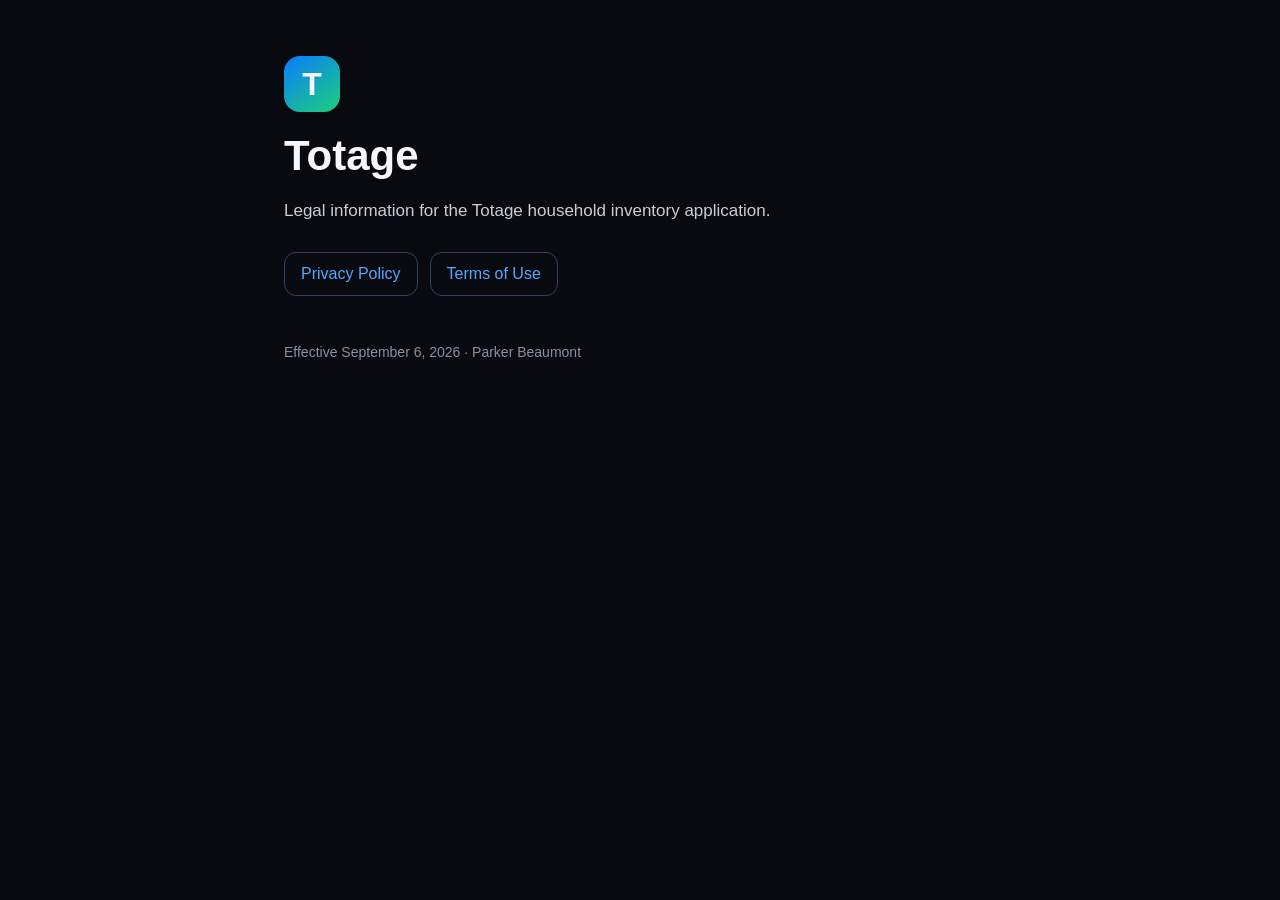
<file: index.html>
<!doctype html>
<html lang="en">
<head><meta charset="utf-8"><meta name="viewport" content="width=device-width,initial-scale=1"><title>Totage Legal</title><link rel="stylesheet" href="style.css"></head>
<body><main><div class="mark">T</div><h1>Totage</h1><p>Legal information for the Totage household inventory application.</p><nav><a href="privacy.html">Privacy Policy</a><a href="terms.html">Terms of Use</a></nav><footer>Effective September 6, 2026 · Parker Beaumont</footer></main></body>
</html>
</file>
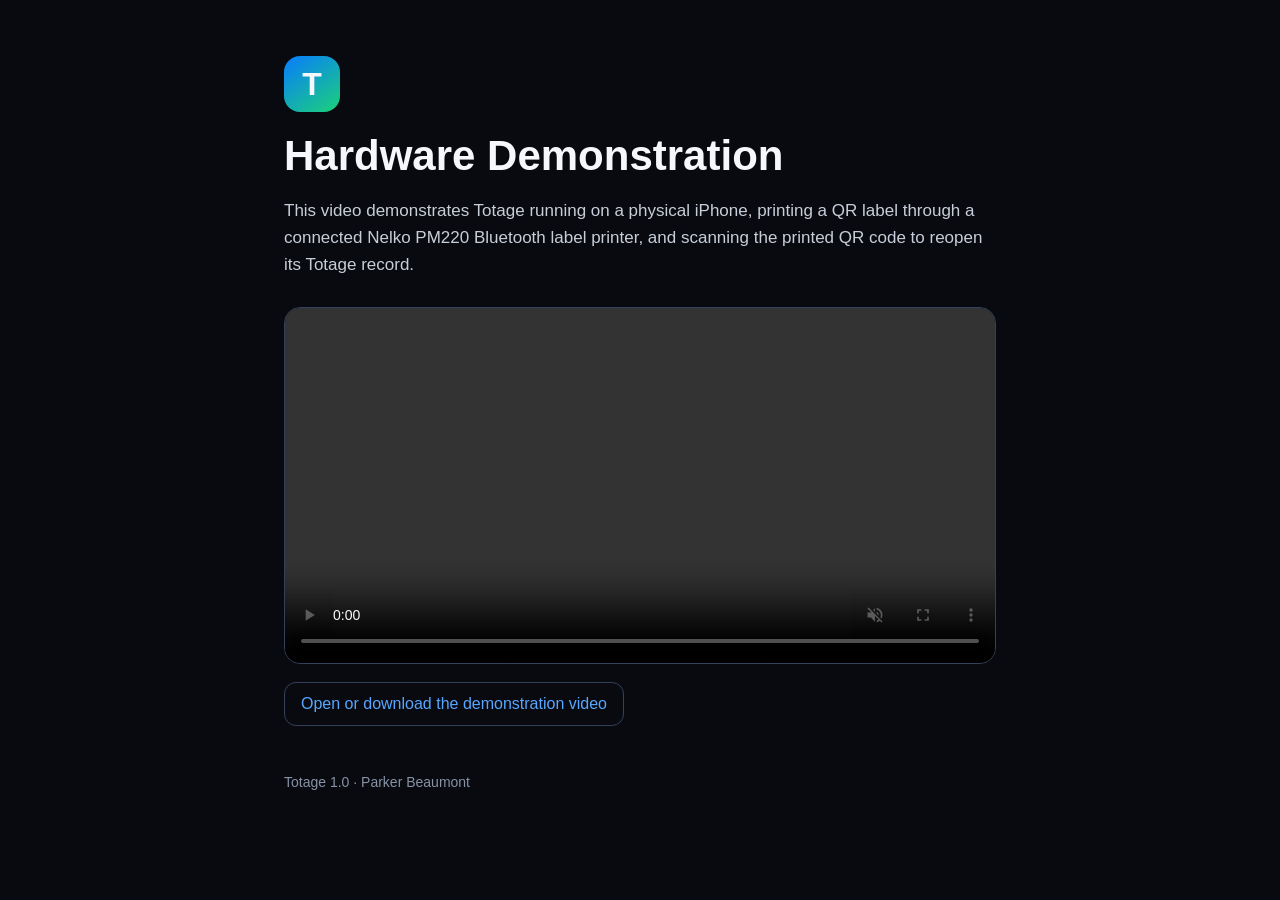
<file: hardware-review.html>
<!doctype html>
<html lang="en">
<head>
  <meta charset="utf-8">
  <meta name="viewport" content="width=device-width,initial-scale=1">
  <meta name="robots" content="noindex,nofollow">
  <title>Totage Hardware Demonstration</title>
  <link rel="stylesheet" href="style.css">
  <style>
    video{display:block;width:100%;margin:28px 0 18px;border:1px solid #33415d;border-radius:16px;background:#000}
    .download{display:inline-block;padding:12px 16px;border:1px solid #33415d;border-radius:12px;text-decoration:none}
  </style>
</head>
<body>
  <main>
    <div class="mark">T</div>
    <h1>Hardware Demonstration</h1>
    <p>This video demonstrates Totage running on a physical iPhone, printing a QR label through a connected Nelko PM220 Bluetooth label printer, and scanning the printed QR code to reopen its Totage record.</p>
    <video controls playsinline muted preload="metadata">
      <source src="totage-printer-demo.mp4" type="video/mp4">
      Your browser does not support embedded video. Use the download link below.
    </video>
    <a class="download" href="totage-printer-demo.mp4">Open or download the demonstration video</a>
    <footer>Totage 1.0 · Parker Beaumont</footer>
  </main>
</body>
</html>
</file>
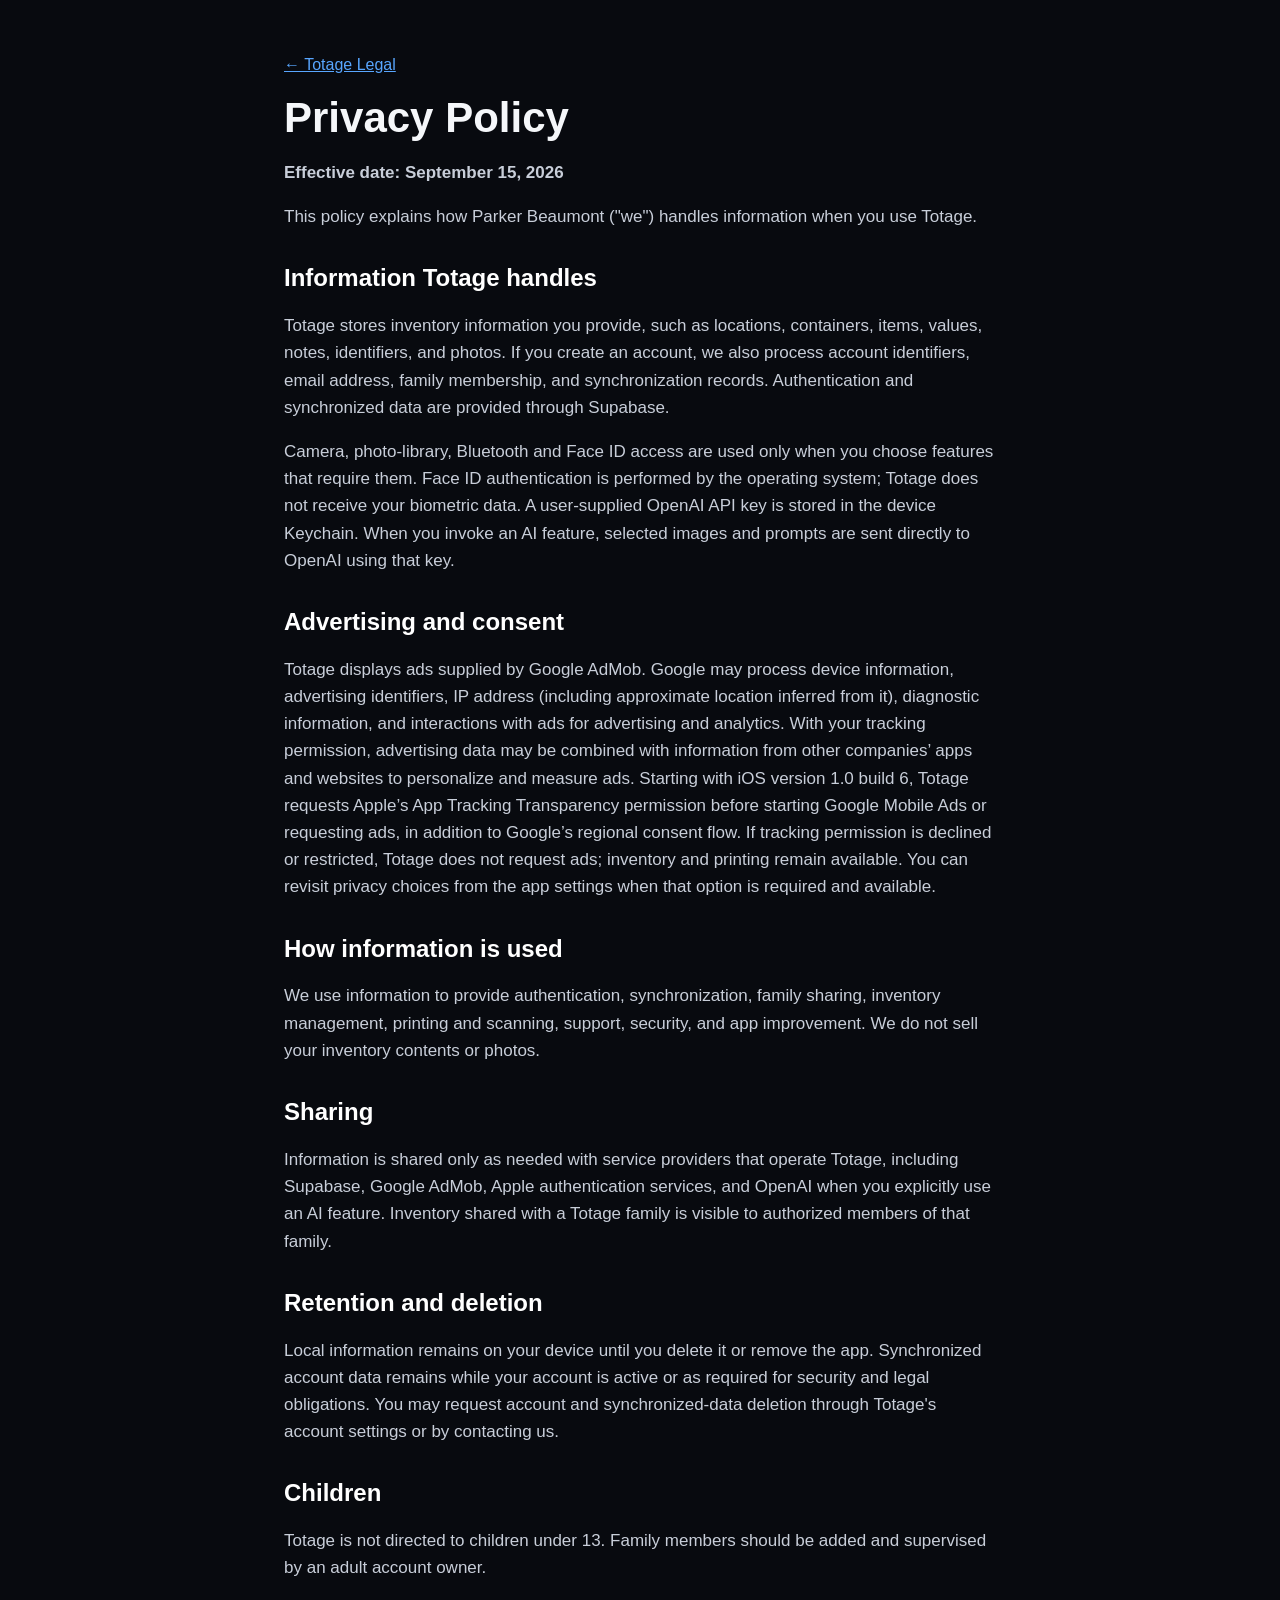
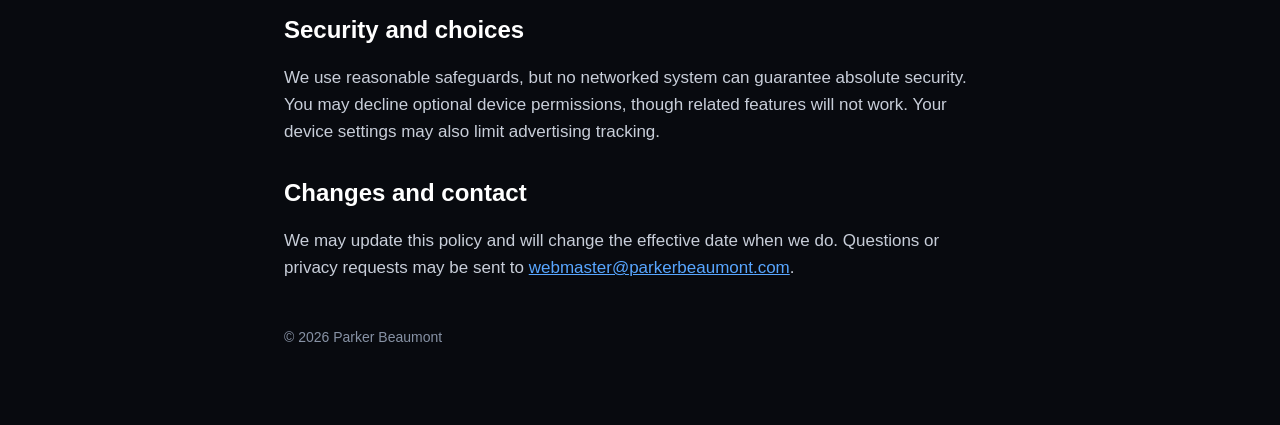
<file: privacy.html>
<!doctype html>
<html lang="en"><head><meta charset="utf-8"><meta name="viewport" content="width=device-width,initial-scale=1"><title>Totage Privacy Policy</title><link rel="stylesheet" href="style.css"></head>
<body><main><a href="index.html">← Totage Legal</a><h1>Privacy Policy</h1><p><strong>Effective date: September 15, 2026</strong></p>
<p>This policy explains how Parker Beaumont ("we") handles information when you use Totage.</p>
<h2>Information Totage handles</h2><p>Totage stores inventory information you provide, such as locations, containers, items, values, notes, identifiers, and photos. If you create an account, we also process account identifiers, email address, family membership, and synchronization records. Authentication and synchronized data are provided through Supabase.</p>
<p>Camera, photo-library, Bluetooth and Face ID access are used only when you choose features that require them. Face ID authentication is performed by the operating system; Totage does not receive your biometric data. A user-supplied OpenAI API key is stored in the device Keychain. When you invoke an AI feature, selected images and prompts are sent directly to OpenAI using that key.</p>
<h2>Advertising and consent</h2><p>Totage displays ads supplied by Google AdMob. Google may process device information, advertising identifiers, IP address (including approximate location inferred from it), diagnostic information, and interactions with ads for advertising and analytics. With your tracking permission, advertising data may be combined with information from other companies’ apps and websites to personalize and measure ads. Starting with iOS version 1.0 build 6, Totage requests Apple’s App Tracking Transparency permission before starting Google Mobile Ads or requesting ads, in addition to Google’s regional consent flow. If tracking permission is declined or restricted, Totage does not request ads; inventory and printing remain available. You can revisit privacy choices from the app settings when that option is required and available.</p>
<h2>How information is used</h2><p>We use information to provide authentication, synchronization, family sharing, inventory management, printing and scanning, support, security, and app improvement. We do not sell your inventory contents or photos.</p>
<h2>Sharing</h2><p>Information is shared only as needed with service providers that operate Totage, including Supabase, Google AdMob, Apple authentication services, and OpenAI when you explicitly use an AI feature. Inventory shared with a Totage family is visible to authorized members of that family.</p>
<h2>Retention and deletion</h2><p>Local information remains on your device until you delete it or remove the app. Synchronized account data remains while your account is active or as required for security and legal obligations. You may request account and synchronized-data deletion through Totage's account settings or by contacting us.</p>
<h2>Children</h2><p>Totage is not directed to children under 13. Family members should be added and supervised by an adult account owner.</p>
<h2>Security and choices</h2><p>We use reasonable safeguards, but no networked system can guarantee absolute security. You may decline optional device permissions, though related features will not work. Your device settings may also limit advertising tracking.</p>
<h2>Changes and contact</h2><p>We may update this policy and will change the effective date when we do. Questions or privacy requests may be sent to <a href="mailto:webmaster@parkerbeaumont.com">webmaster@parkerbeaumont.com</a>.</p>
<footer>© 2026 Parker Beaumont</footer></main></body></html>
</file>
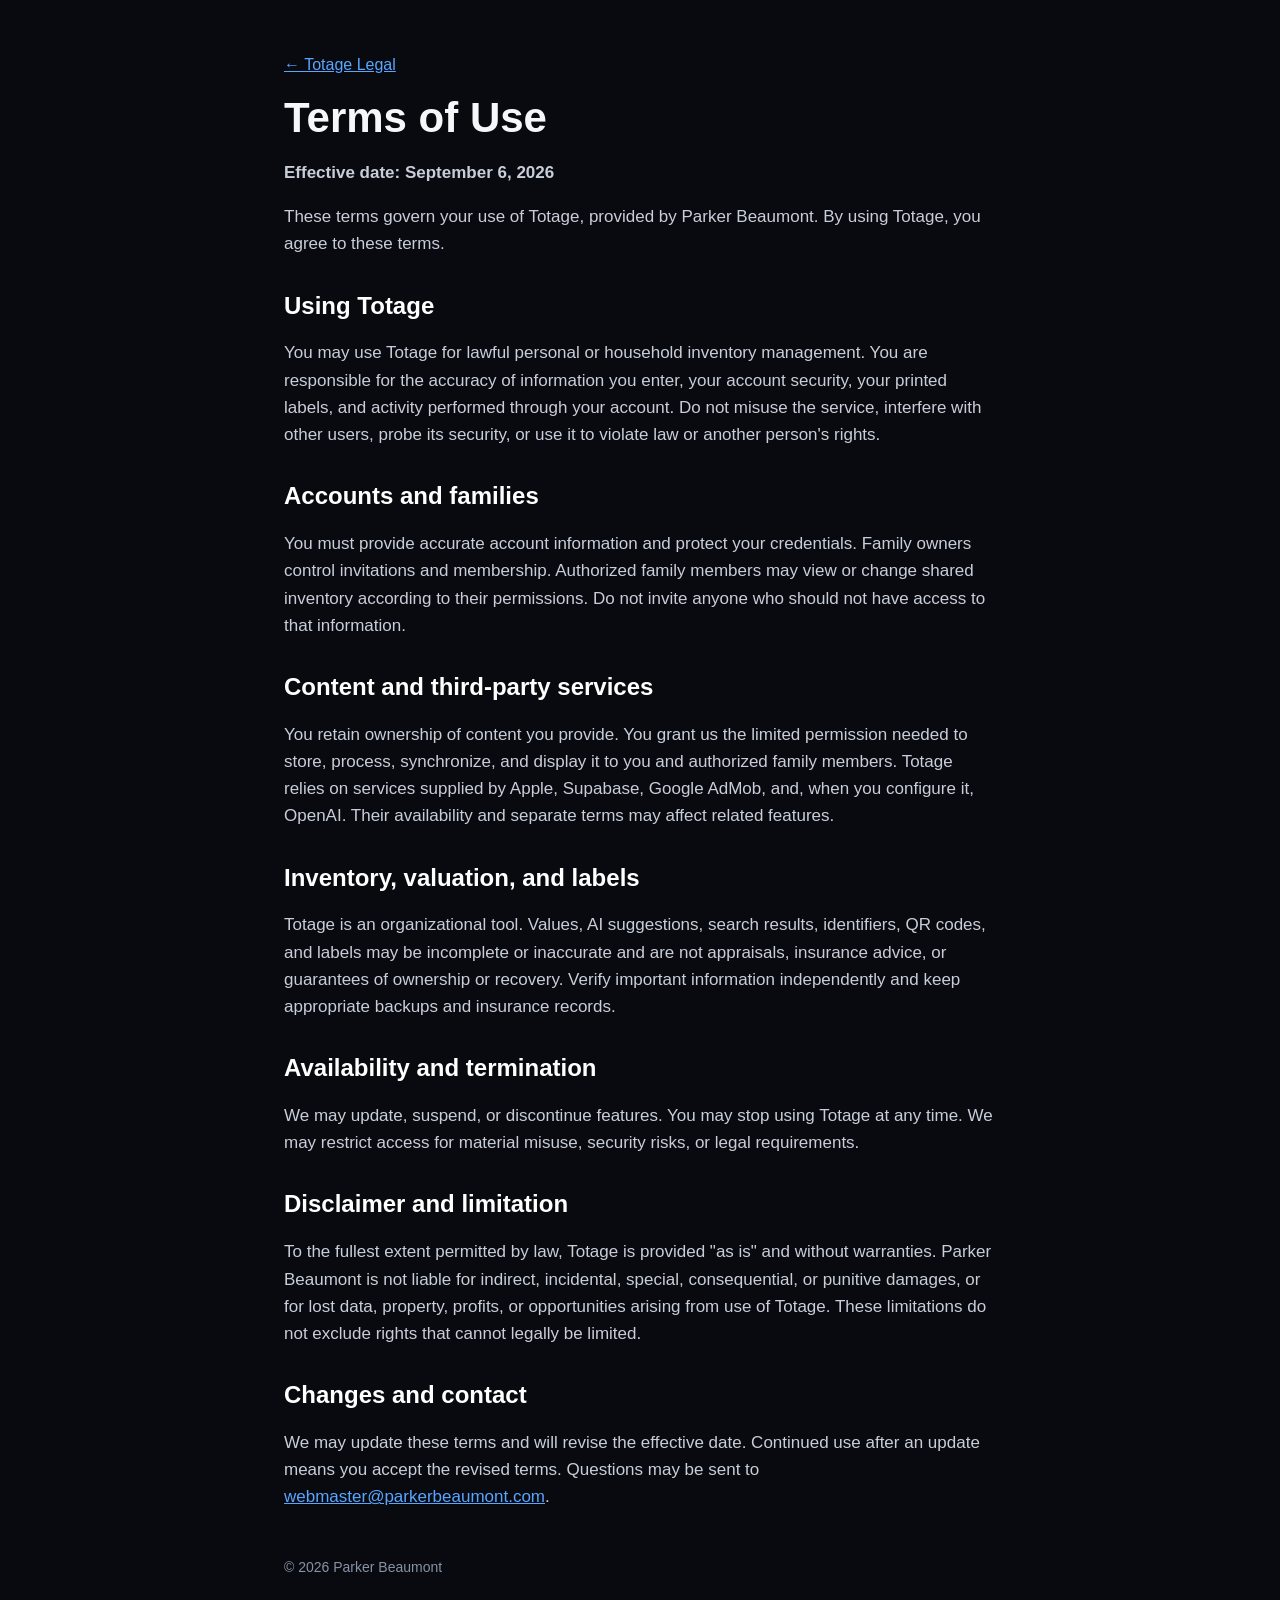
<file: terms.html>
<!doctype html>
<html lang="en"><head><meta charset="utf-8"><meta name="viewport" content="width=device-width,initial-scale=1"><title>Totage Terms of Use</title><link rel="stylesheet" href="style.css"></head>
<body><main><a href="index.html">← Totage Legal</a><h1>Terms of Use</h1><p><strong>Effective date: September 6, 2026</strong></p>
<p>These terms govern your use of Totage, provided by Parker Beaumont. By using Totage, you agree to these terms.</p>
<h2>Using Totage</h2><p>You may use Totage for lawful personal or household inventory management. You are responsible for the accuracy of information you enter, your account security, your printed labels, and activity performed through your account. Do not misuse the service, interfere with other users, probe its security, or use it to violate law or another person's rights.</p>
<h2>Accounts and families</h2><p>You must provide accurate account information and protect your credentials. Family owners control invitations and membership. Authorized family members may view or change shared inventory according to their permissions. Do not invite anyone who should not have access to that information.</p>
<h2>Content and third-party services</h2><p>You retain ownership of content you provide. You grant us the limited permission needed to store, process, synchronize, and display it to you and authorized family members. Totage relies on services supplied by Apple, Supabase, Google AdMob, and, when you configure it, OpenAI. Their availability and separate terms may affect related features.</p>
<h2>Inventory, valuation, and labels</h2><p>Totage is an organizational tool. Values, AI suggestions, search results, identifiers, QR codes, and labels may be incomplete or inaccurate and are not appraisals, insurance advice, or guarantees of ownership or recovery. Verify important information independently and keep appropriate backups and insurance records.</p>
<h2>Availability and termination</h2><p>We may update, suspend, or discontinue features. You may stop using Totage at any time. We may restrict access for material misuse, security risks, or legal requirements.</p>
<h2>Disclaimer and limitation</h2><p>To the fullest extent permitted by law, Totage is provided "as is" and without warranties. Parker Beaumont is not liable for indirect, incidental, special, consequential, or punitive damages, or for lost data, property, profits, or opportunities arising from use of Totage. These limitations do not exclude rights that cannot legally be limited.</p>
<h2>Changes and contact</h2><p>We may update these terms and will revise the effective date. Continued use after an update means you accept the revised terms. Questions may be sent to <a href="mailto:webmaster@parkerbeaumont.com">webmaster@parkerbeaumont.com</a>.</p>
<footer>© 2026 Parker Beaumont</footer></main></body></html>
</file>
<file: style.css>
:root{font-family:-apple-system,BlinkMacSystemFont,"Segoe UI",sans-serif;color:#f5f7fa;background:#080a0f;color-scheme:dark}*{box-sizing:border-box}body{margin:0}main{max-width:760px;margin:auto;padding:56px 24px 80px}.mark{display:grid;place-items:center;width:56px;height:56px;border-radius:16px;background:linear-gradient(145deg,#087cff,#1cd178);font-size:32px;font-weight:800}h1{font-size:42px;margin:20px 0 8px}h2{margin-top:34px;color:#fff}p,li{font-size:17px;line-height:1.6;color:#c8ced9}a{color:#58a6ff}nav{display:flex;gap:12px;flex-wrap:wrap;margin-top:28px}nav a{padding:12px 16px;border:1px solid #33415d;border-radius:12px;text-decoration:none}footer{margin-top:48px;color:#8792a5;font-size:14px}
</file>
